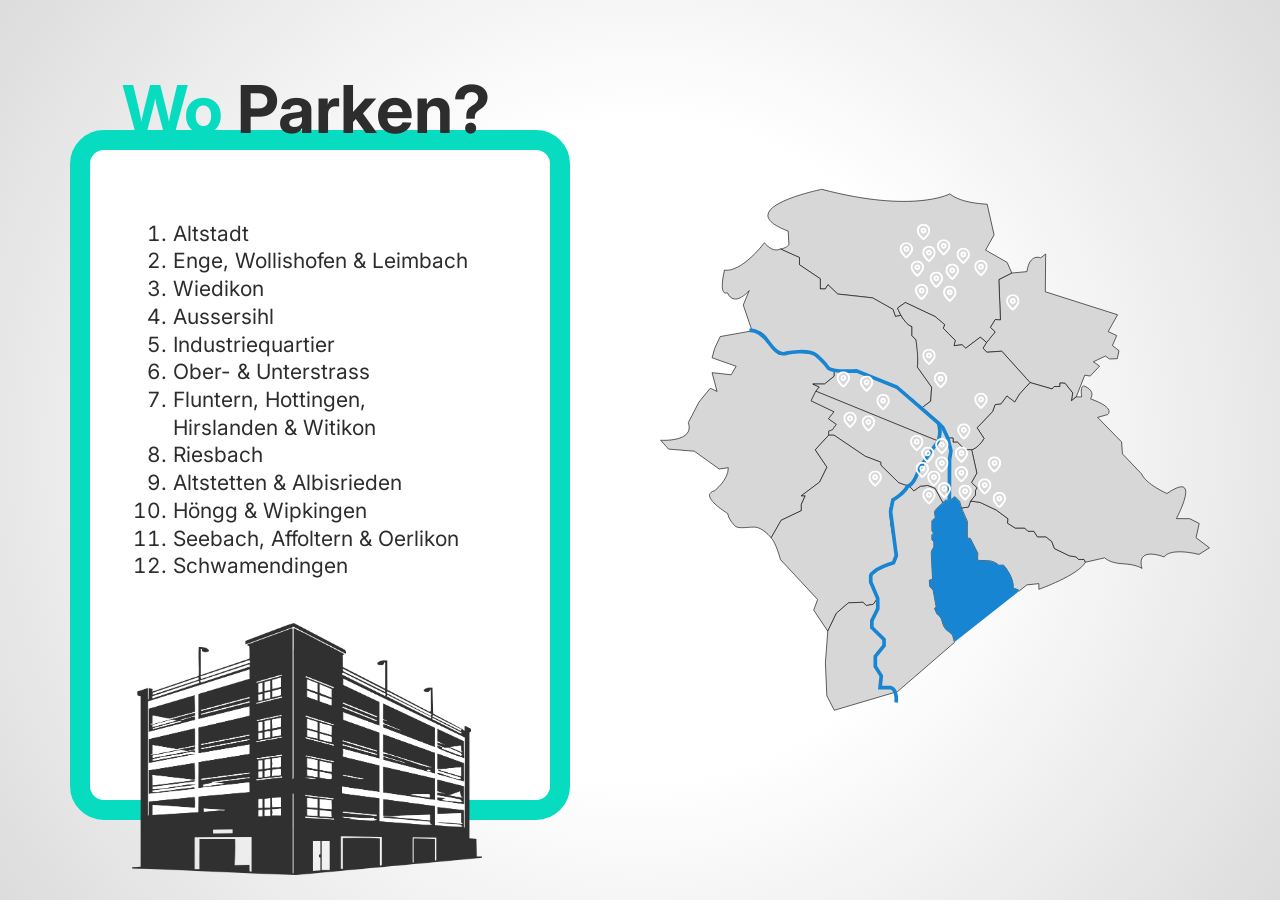
<file: index.html>
<!DOCTYPE html>
<html lang="de">
<head>
  <meta charset="UTF-8">
  <meta name="viewport" content="width=device-width, initial-scale=1.0">
  <title>Wo Parken?</title>
  <link rel="stylesheet" href="css/style.css">
</head>
<body>

<main class="home">
  <section class="info-box">
    <h1><span>Wo</span> Parken?</h1>

    <div class="district-card">
      <ol class="district-list">
        <li data-district="kreis1">Altstadt</li>
        <li data-district="kreis2">Enge, Wollishofen & Leimbach</li>
        <li data-district="kreis3">Wiedikon</li>
        <li data-district="kreis4">Aussersihl</li>
        <li data-district="kreis5">Industriequartier</li>
        <li data-district="kreis6">Ober- & Unterstrass</li>
        <li data-district="kreis7">Fluntern, Hottingen,<br>Hirslanden & Witikon</li>
        <li data-district="kreis8">Riesbach</li>
        <li data-district="kreis9">Altstetten & Albisrieden</li>
        <li data-district="kreis10">Höngg & Wipkingen</li>
        <li data-district="kreis11">Seebach, Affoltern & Oerlikon</li>
        <li data-district="kreis12">Schwamendingen</li>
      </ol>

      <img class="parking-house-small" src="assets/parkhaus.png" alt="Parkhaus" loading="eager">
    </div>
  </section>

<section class="map-area" id="mapArea">
  <p class="loading-text">Karte wird geladen …</p>
</section>

<div id="pinLabel" class="pin-label"></div>
</main>

<script src="js/script.js" defer></script>
</body>
</html>
</file>
<file: css/style.css>
@import "fonts.css";

:root {
  --turquoise: #07DCC0;
  --red: #FF3131;
  --black: #2d2d2d;
  --grey: #e8e8e8;
}

* {
  box-sizing: border-box;
}

body {
  margin: 0;
  font-family: 'inter', Arial, sans-serif;
  color: var(--black);
  background: radial-gradient(circle at center, #ffffff 42%, #dcdcdc 100%);
}

.loading-text {
  font-size: 18px;
  color: #777;
}

/* Startseite */

.home {
  min-height: 100vh;
  display: grid;
  grid-template-columns: 520px 1fr;
  gap: 70px;
  align-items: center;
  padding: 45px 70px;
}

.info-box {
  width: 500px;
  position: relative;
}

.info-box h1 {
  font-size: 66px;
  line-height: 0.9;
  margin: 0 0 -10px 52px;
  font-weight: 700;
  position: relative;
  z-index: 3;
}

.info-box h1 span {
  color: var(--turquoise);
}

.district-card {
  width: 500px;
  height: 690px;
  border: 20px solid var(--turquoise);
  border-radius: 34px;
  background: #ffffff;
  padding: 70px 45px 0;
  position: relative;
  overflow: visible;
}

.district-list {
  margin: 0;
  padding-left: 38px;
  font-size: 21px;
  line-height: 1.32;
  font-weight: 400;
  position: relative;
  z-index: 2;
}

.district-list li {
  cursor: pointer;
  color: var(--black);
  transition: color 0.2s ease, transform 0.2s ease;
}

.district-list li:hover,
.district-list li.active {
  color: var(--red);
  transform: translateX(5px);
}

.parking-house-small {
  position: absolute;
  left: 42px;
  bottom: -75px;
  width: 350px;
  z-index: 1;
}

.map-area {
  display: flex;
  align-items: center;
  justify-content: center;
  width: 100%;
}

.map-area svg {
  width: 100%;
  max-width: 850px;
  max-height: 82vh;
  height: auto;
  display: block;
  overflow: visible;
}

/* SVG */

#districts > path,
#districts > g {
  transition: fill 0.25s ease;
  cursor: pointer;
}

#districts > path.active,
#districts > g.active {
  fill: var(--turquoise) !important;
}

.clickable-pin,
.clickable-pin * {
  cursor: pointer !important;
  pointer-events: all !important;
}

.clickable-pin:hover path,
.clickable-pin:hover polygon,
.clickable-pin:hover circle {
  fill: var(--red) !important;
}

/* Hitbox bleibt immer unsichtbar */
.clickable-pin:hover .pin-hit-area,
.pin-hit-area,
.pin-hit-area:hover {
  fill: transparent !important;
  stroke: none !important;
}

/* Pins wieder weiss */
#pins path,
#pins polygon,
#pins circle,
#pins rect {
  transition: fill 0.2s ease;
}

/* Detailseite */

.detail-page {
  min-height: 100vh;
  position: relative;
  overflow: hidden;
  padding: 110px 0 0 100px;
}

.detail-info-card {
  width: 410px;
  min-height: 620px;
  background: #ffffff;
  border: 30px solid var(--turquoise);
  border-radius: 48px;
  padding: 65px 35px 45px;
  position: relative;
  z-index: 3;
}

.detail-info-card h1 {
  font-size: 36px;
  margin: 0 0 26px;
  line-height: 1.1;
}

.availability-bar {
  width: 100%;
  height: 22px;
  background: var(--grey);
  margin-bottom: 35px;
  overflow: hidden;
}

#availabilityFill {
  width: 0%;
  height: 100%;
  background: #cccccc;
  transition: width 0.5s ease, background 0.3s ease;
}

.detail-address,
.detail-status {
  font-size: 23px;
  margin: 0 0 12px;
}

.free-label {
  font-size: 22px;
  font-weight: 700;
  margin: 20px 0 8px;
}

.digital-box {
  background: #e9e9e9;
  width: 100%;
  height: 180px;
  display: flex;
  align-items: center;
  justify-content: center;
}

.digital-number {
  font-family: 'digitalnumbers', monospace;
  font-size: 110px;
  line-height: 1;
  color: var(--black);
}

.mini-map-link {
  position: absolute;
  top: 35px;
  right: 75px;
  width: 240px;
  z-index: 5;
  display: block;
  cursor: pointer;
}

#miniMap svg {
  width: 100%;
  height: auto;
  display: block;
}

.parking-house-large {
  position: absolute;
  right: -130px;
  bottom: -10px;
  width: 1050px;
  max-width: 75vw;
  z-index: 1;
}

@media (max-width: 1100px) {
  .home {
    grid-template-columns: 1fr;
    padding: 35px;
  }

  .info-box,
  .district-card {
    width: 100%;
  }

  .detail-page {
    padding: 80px 30px;
  }

  .detail-info-card {
    width: 100%;
    max-width: 410px;
  }

  .parking-house-large {
    opacity: 0.25;
  }

  .mini-map-link {
    width: 170px;
    right: 30px;
  }
}

.pin-label {
  position: fixed;
  right: 38px;
  bottom: 32px;
  z-index: 20;
  background: #ffffff;
  border: 4px solid var(--turquoise);
  border-radius: 18px;
  padding: 14px 20px;
  font-size: 22px;
  font-weight: 700;
  color: var(--black);
  box-shadow: 0 10px 35px rgba(0, 0, 0, 0.12);
  opacity: 0;
  transform: translateY(10px);
  pointer-events: none;
  transition: opacity 0.18s ease, transform 0.18s ease;
}

.pin-label.visible {
  opacity: 1;
  transform: translateY(0);
}

.pin-hit-area {
  fill: transparent !important;
  stroke: none !important;
  pointer-events: all !important;
  cursor: pointer !important;
}

/* ─────────────────────────────
   Mini Originalkarte
───────────────────────────── */

.mini-original-map {
  width: 100%;
  height: auto;
  display: block;
}

.mini-original-map #districts > path,
.mini-original-map #districts > g {
  transition: none !important;
}

.mini-map-link svg {
  width: 100%;
  max-width: 100%;
  height: auto;
  display: block;
}

/* ─────────────────────────────
   Zurück Button
───────────────────────────── */

.back-button {
  position: absolute;
  top: 35px;
  left: 100px;
  z-index: 10;

  display: inline-flex;
  align-items: center;
  gap: 10px;

  padding: 14px 22px;

  background: #ffffff;
  border: 4px solid var(--turquoise);
  border-radius: 18px;

  color: var(--black);
  text-decoration: none;
  font-size: 20px;
  font-weight: 700;

  box-shadow: 0 10px 35px rgba(0, 0, 0, 0.12);

  transition:
    transform 0.18s ease,
    background 0.18s ease,
    color 0.18s ease;
}

.back-button:hover {
  background: var(--turquoise);
  color: #ffffff;
  transform: translateX(-3px);
}

/* ── Auto-Animation (Detailseite) ── */

.anim-car {
  position: absolute;
  bottom: -10px;
  height: 120px;
  width: auto;
  opacity: 0;
  pointer-events: none;
  z-index: 2;
}

.anim-car.car-enter {
  animation: car-enter 1.5s ease-in-out forwards;
}

.anim-car.car-exit {
  animation: car-exit 1.5s ease-in-out forwards;
}

/* Auto fährt von links in den Eingang (Mitte) und blendet aus */
@keyframes car-enter {
  0%   { left: -20%; opacity: 1; }
  75%  { left: 35%;  opacity: 1; }
  100% { left: 49%;  opacity: 0; }
}

/* Auto taucht am Ausgang (Mitte) auf und fährt nach links weg */
@keyframes car-exit {
  0%   { left: 40%;  opacity: 0; }
  15%  { left: 40%;  opacity: 1; }
  85%  { left: 5%;   opacity: 1; }
  100% { left: -20%; opacity: 0; }
}

.test-buttons {
  display: flex;
  gap: 10px;
  margin-top: 18px;
}

.test-buttons button {
  padding: 10px 14px;
  border: 3px solid var(--turquoise);
  background: #fff;
  border-radius: 12px;
  font-weight: 700;
  cursor: pointer;
}

@media (max-width: 700px) {

  body {
    overflow-x: hidden;
  }

  /* ─────────────────────────────
     STARTSEITE MOBILE
  ───────────────────────────── */

  .home {
    display: flex;
    flex-direction: column;
    gap: 24px;

    padding: 18px 16px 25px;

    min-height: auto;
  }

  .info-box {
    width: 100%;
  }

  .info-box h1 {
    font-size: 52px;
    line-height: 1.3;
    margin: 0 0 -34px 58px;
    position: relative;
    top: -18px;
  }

  .district-card {
    width: 100%;
    height: auto;
    min-height: 520px;

    border-width: 24px;
    border-radius: 48px;

    padding: 58px 22px 75px;
  }

  .district-list {
    font-size: 17px;
    line-height: 1.32;
    padding-left: 26px;
  }

  .parking-house-small {
    width: 135px;

    left: 50%;
    transform: translateX(-50%);

    bottom: -34px;
  }

  .map-area {
    width: 100%;
    margin-top: 12px;
  }

  .map-area svg {
    width: 100%;
    max-width: 100%;
    max-height: none;
  }

  .pin-label {
    right: 14px;
    bottom: 14px;

    font-size: 15px;

    padding: 10px 14px;

    border-width: 3px;
  }

  /* ─────────────────────────────
     DETAILSEITE MOBILE
  ───────────────────────────── */

  .detail-page {
    padding: 95px 16px 0;

    min-height: 100vh;

    overflow: hidden;

    position: relative;
  }

  .back-button {
    top: 20px;
    left: 16px;

    font-size: 16px;

    padding: 10px 16px;

    border-width: 3px;
    border-radius: 15px;

    z-index: 30;
  }

  .mini-map-link {
    top: 12px;
    right: 16px;

    width: 82px;

    z-index: 30;
  }

  .detail-info-card {
    width: 100%;
    max-width: 380px;

    min-height: auto;

    border-width: 20px;
    border-radius: 42px;

    padding: 34px 18px 24px;

    margin: 0 auto;

    position: relative;
    z-index: 10;
  }

  .detail-info-card h1 {
    font-size: 28px;
    margin-bottom: 18px;
  }

  .availability-bar {
    height: 16px;
    margin-bottom: 24px;
  }

  .detail-address,
  .detail-status {
    font-size: 18px;
    line-height: 1.3;

    margin-bottom: 10px;
  }

  .free-label {
    font-size: 18px;

    margin-top: 14px;
    margin-bottom: 8px;
  }

  .digital-box {
    height: 125px;
  }

  .digital-number {
    font-size: 82px;
  }

  .test-buttons {
    display: flex;
    justify-content: center;
    gap: 10px;

    margin-top: 18px;
    margin-bottom: 0;

    position: relative;
    z-index: 25;
  }

  .test-buttons button {
    font-size: 13px;
    padding: 9px 12px;

    border-width: 3px;
    border-radius: 14px;

    position: relative;
    z-index: 26;
  }

  .parking-house-large {
    position: absolute;

    width: 82%;
    max-width: none;

    right: -22%;
    bottom: 0;

    margin: 0;

    transform: none;

    opacity: 1;

    z-index: 1;
  }

  .anim-car {
    height: 52px;
    bottom: 5px;

    z-index: 15;
  }
}
</file>
